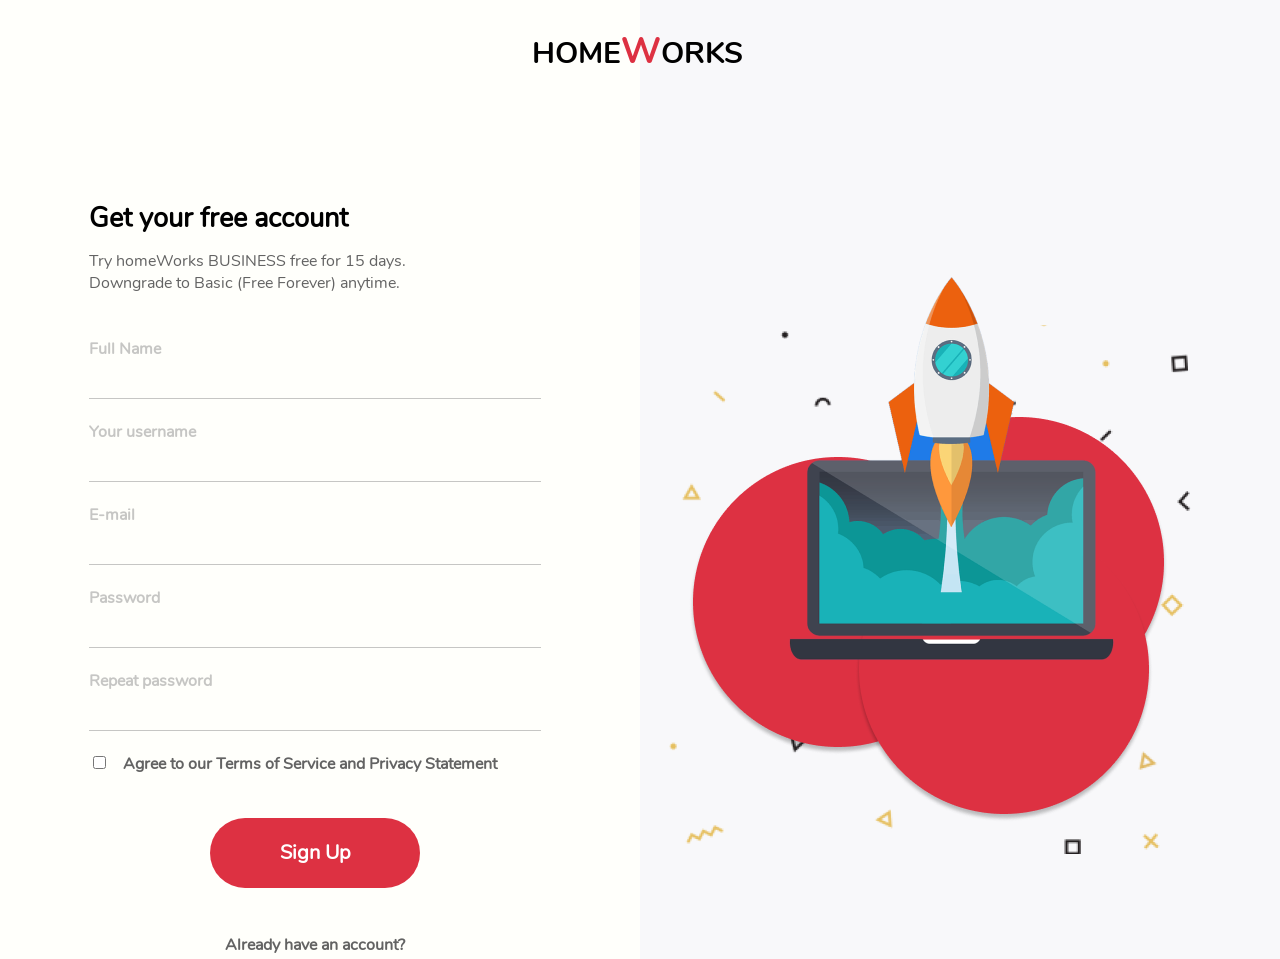
<file: index.html>
<!DOCTYPE html>
<html lang="en">

<head>
    <meta charset="UTF-8">
    <meta http-equiv="X-UA-Compatible" content="IE=edge">
    <meta name="viewport" content="width=device-width, initial-scale=1.0">
    <link rel="stylesheet" href="./main.css">
    <title>JS_HW_09</title>
</head>

<body>
    <div class="background__container">
        <div class="container">
            <h1 class="title">home<span class="title__w">W</span>orks</h1>
            <div class="form__container">
                <div class="form">
                    <h2 id="form__title">
                        Get your free account
                    </h2>
                    <p class="form__text">
                        Try homeWorks BUSINESS free for 15 days.
                        Downgrade to Basic (Free Forever) anytime.
                    </p>
                    <div class="form__input__wrapper" id="form__input__wrapper__full_name">
                        <label for="full_name">Full Name</label>
                        <input class="form__input" type="text" id="full_name">
                    </div>
                    <div class="form__input__wrapper form__input__wrapper__username">
                        <label for="username">Your username</label>
                        <input class="form__input" type="text" id="username">
                    </div>
                    <div class="form__input__wrapper" id="form__input__wrapper__mail">
                        <label for="mail">E-mail</label>
                        <input class="form__input" type="text" id="mail">
                    </div>
                    <div class="form__input__wrapper form__input__wrapper__password">
                        <label for="password">Password</label>
                        <input class="form__input" type="password" id="password">
                    </div>
                    <div class="form__input__wrapper" id="form__input__wrapper__repeat__password">
                        <label for="repeat_password">Repeat password</label>
                        <input class="form__input" type="password" id="repeat_password">
                    </div>
                    <div id="form__input__wrapper__checkbox">
                        <input type="checkbox" name="" id="checkbox"> <span
                            class="form__input__wrapper__checkbox__text">Agree to our Terms of Service and Privacy
                            Statement</span>
                    </div>
                    <button id="button" class="form__button" type="submit">
                        Sign Up
                    </button>
                    <a href="#" id="form__link">
                        Already have an account?
                    </a>
                </div>
            </div>
            <div class="image">
                <img src="./image.png" alt="picture">
            </div>
        </div>
    </div>
    <script src="./js/jquery-3.6.0.min.js"></script>
    <script src="./js/main.js"></script>
</body>

</html>
</file>
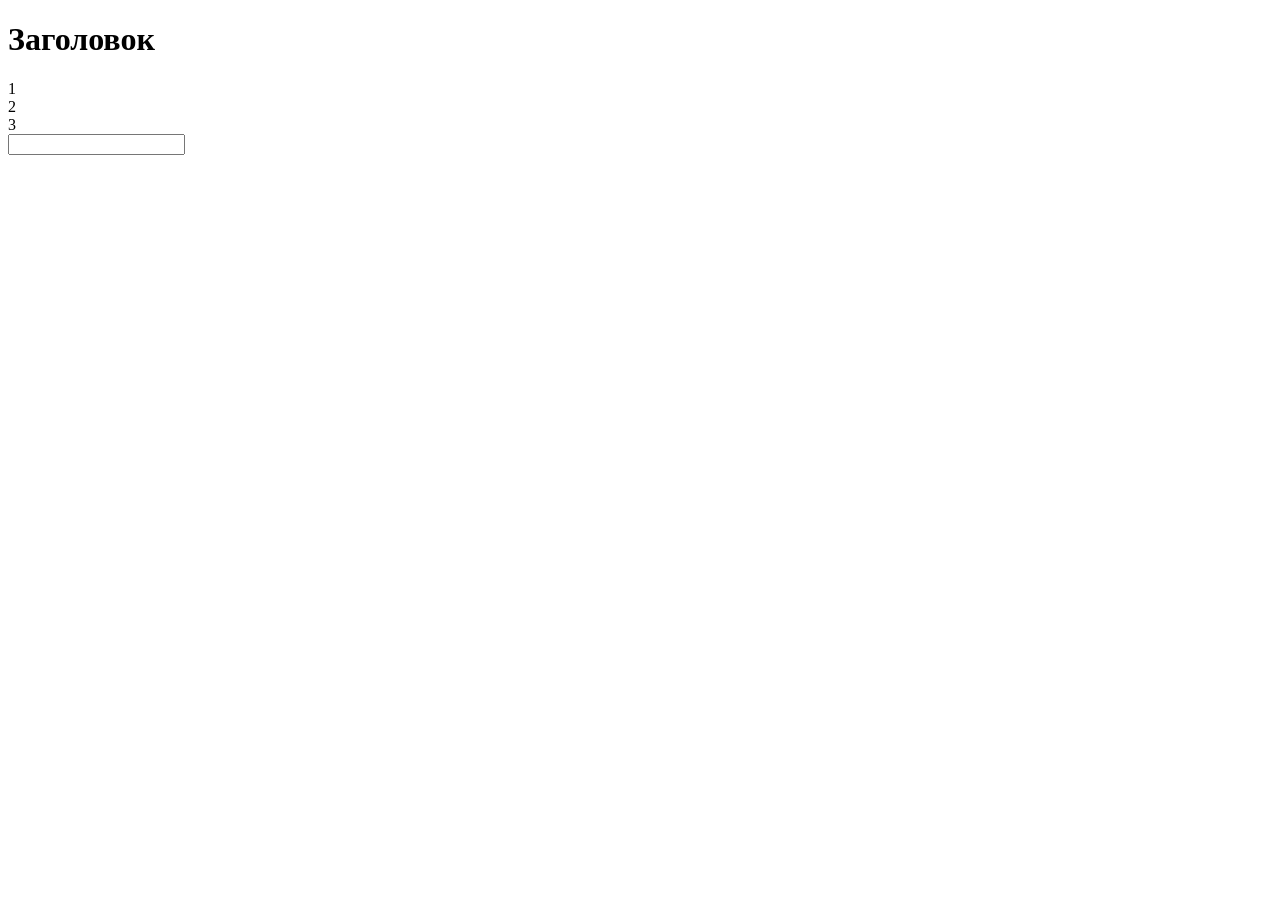
<file: practice_01.html>
<!DOCTYPE html>
<html lang="en">
<head>
    <meta charset="UTF-8">
    <meta http-equiv="X-UA-Compatible" content="IE=edge">
    <meta name="viewport" content="width=device-width, initial-scale=1.0">
    <title>JQUERY</title>
</head>
<body>
    <div id="container">
        <h1>Заголовок</h1>
        <div class="item">1</div>
        <div class="item">2</div>
        <div class="item">3</div>
        <input type="text" id="name">
    </div>
    
    <!-- <script src="./js/jquery-3.6.0.min.js"></script>
    <script src="./js/main.js"></script> -->
</body>
</html>
</file>
<file: main.css>
@font-face {
  font-family: "Nunito_Bold";
  src: url(./fonts/Nunito-Bold.ttf);
}
@font-face {
  font-family: "Nunito_Regular";
  src: url(./fonts/Nunito-Regular.ttf);
}

body {
  margin: 0;
}
.background__container {
  background: linear-gradient(to right, #fffffb 50%, #f8f8fa 50%);
}
.container {
  margin: 0 auto;
  display: flex;
  position: relative;
  justify-content: center;
}
.title {
  margin: 0;
  text-align: center;
  font-family: "Nunito_Bold", sans-serif;
  font-size: 30px;
  line-height: 49px;
  color: #000;
  text-transform: uppercase;

  margin-top: 27px;
  margin-bottom: 112px;
  position: absolute;
  right: calc(50% - 103px);
}
.title__w {
  font-size: 36px;
  color: #dd3142;
}
.form {
  display: inline-block;
  margin-top: 194px;
  margin-right: 85px;
}
#form__title {
  margin: 0;
  font-family: "Nunito_Regular", sans-serif;
  font-weight: bold;
  font-size: 27px;
  line-height: 49px;

  color: #000000;
}
.form__text {
  margin: 0;
  font-family: "Nunito_Regular", sans-serif;
  max-width: 370px;
  font-size: 16px;

  color: #636363;
  margin-top: 7px;
  margin-bottom: 42px;
}
label {
  display: block;
  font-family: "Nunito_Regular", sans-serif;
  font-weight: bold;
  font-size: 16px;
  line-height: 27px;

  color: #c6c6c4;
}
.form__input__wrapper input {
  padding: 0;
  border: none;
  border-bottom: 1px solid #c6c6c4;
  width: 452px;
  margin-bottom: 20px;
  background: inherit;
  height: 35px;
}
.form__input {
  font-family: "Nunito_Regular", sans-serif;
  font-weight: bold;
  font-size: 20px;
  line-height: 27px;
  color: #323232;
}
.form__input__wrapper__repeat_password {
  margin-bottom: 35px;
}
#form__input__wrapper__checkbox {
  margin-bottom: 40px;
}
.form__input__wrapper__checkbox__text {
  font-family: "Nunito_Regular", sans-serif;
  font-weight: bold;
  font-size: 16px;
  line-height: 27px;

  color: #636363;
  margin-left: 10px;
}
.form__button {
  width: 210px;
  height: 70px;
  background: #dd3142;
  border-radius: 40px;

  font-family: "Nunito_Regular", sans-serif;
  font-weight: bold;
  font-size: 20px;
  line-height: 27px;
  color: #ffffff;

  padding: 21px 0 25px 0;
  box-sizing: border-box;
  border: none;
  display: block;
  margin: 0 auto;

  cursor: pointer;
}
#form__link {
  display: block;
  margin-top: 44px;
  text-align: center;

  font-family: "Nunito_Regular", sans-serif;
  font-weight: bold;
  font-size: 16px;
  line-height: 27px;
  color: #636363;
  text-decoration: none;
}
.image {
  margin-left: 11px;
}
.image img {
  margin-top: 254px;
  margin-left: 11px;
}
</file>
